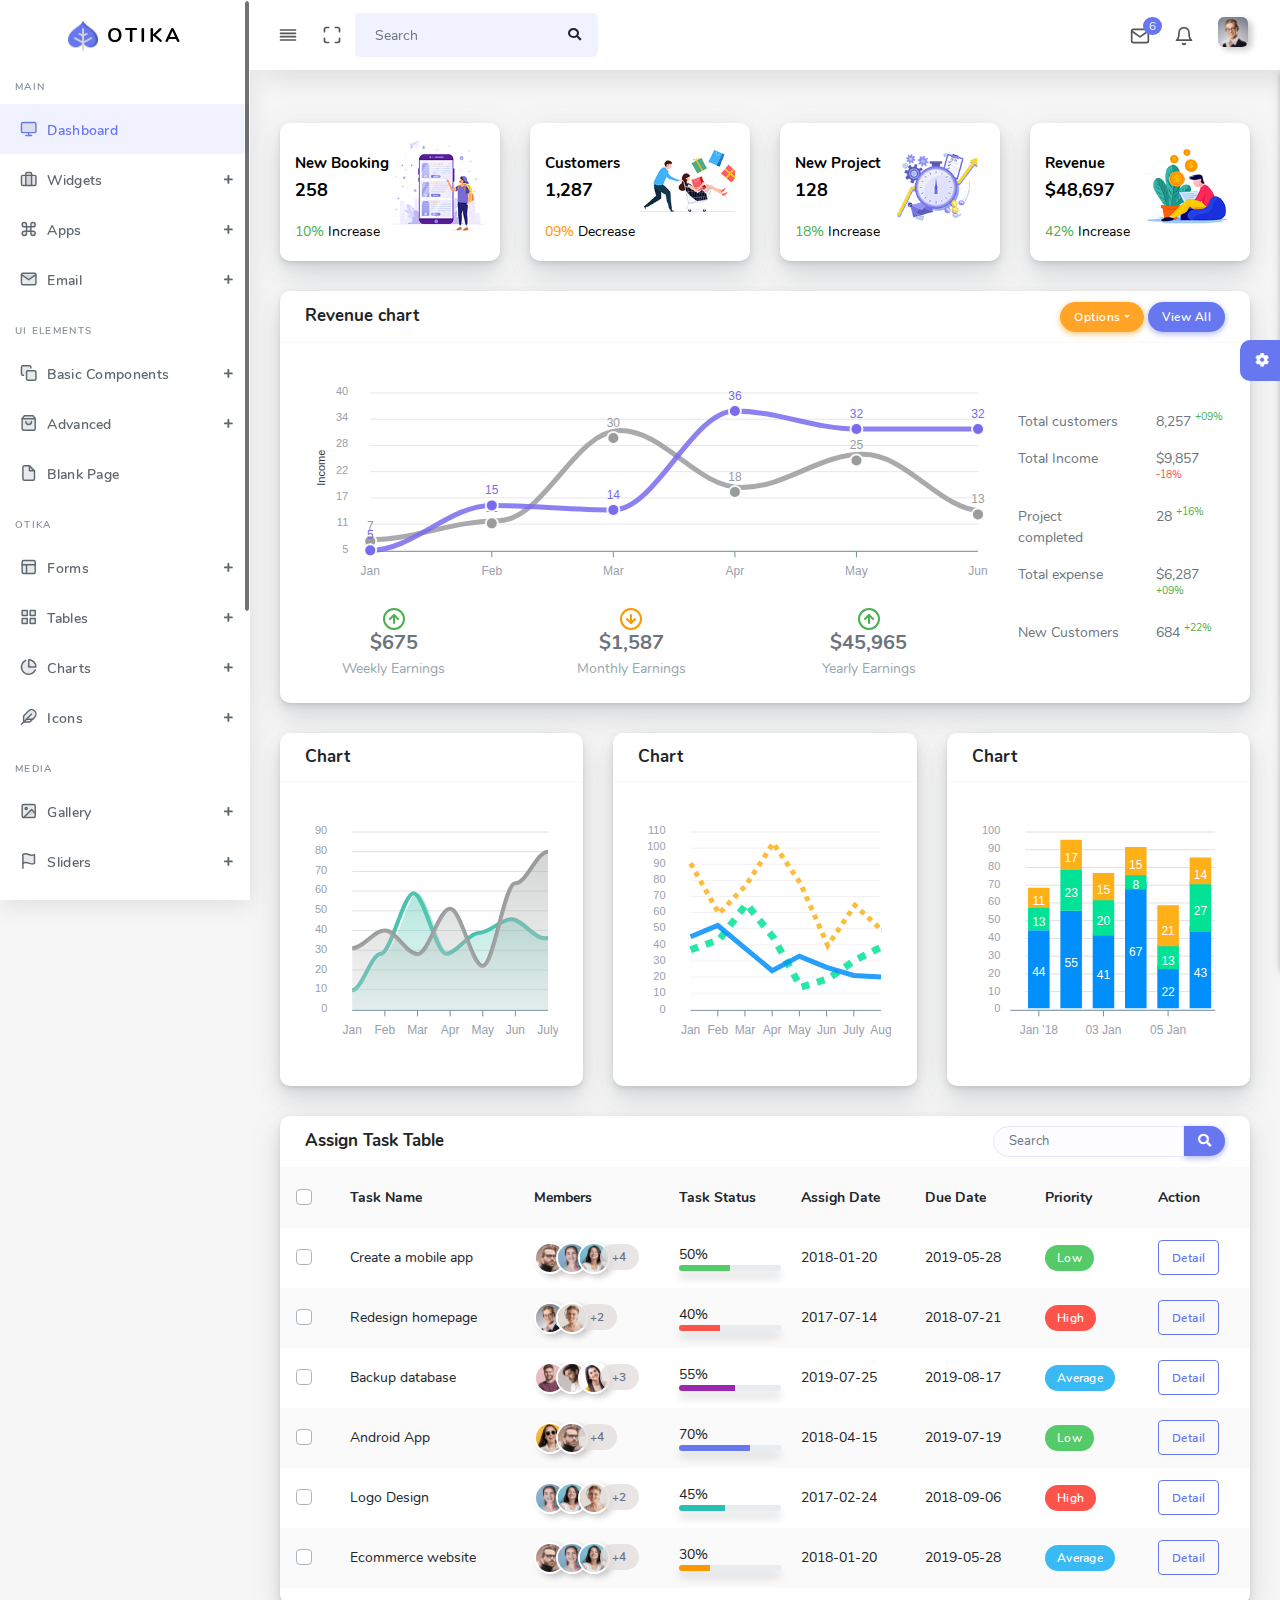
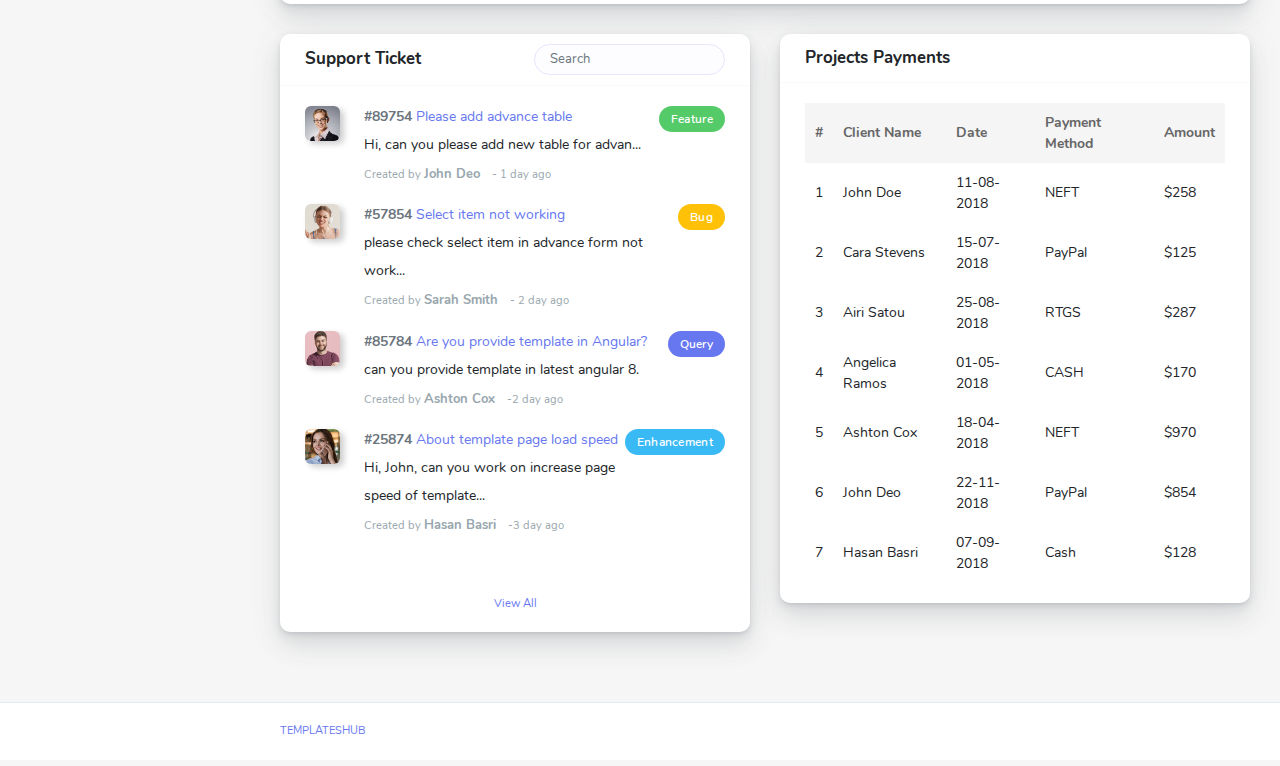
<file: Admin/AdminFunctions/Admin.html>
<!DOCTYPE html>
<html lang="en">


<!-- index.html  21 Nov 2019 03:44:50 GMT -->
<head>
  <meta charset="UTF-8">
  <meta content="width=device-width, initial-scale=1, maximum-scale=1, shrink-to-fit=no" name="viewport">
  <title>Otika - Admin Dashboard Template</title>
  <!-- General CSS Files -->
  <link rel="stylesheet" href="assets/css/app.min.css">
  <!-- Template CSS -->
  <link rel="stylesheet" href="assets/css/style.css">
  <link rel="stylesheet" href="assets/css/components.css">
  <!-- Custom style CSS -->
  <link rel="stylesheet" href="assets/css/custom.css">
  <link rel='shortcut icon' type='image/x-icon' href='assets/img/favicon.ico' />
</head>

<body>
  <div class="loader"></div>
  <div id="app">
    <div class="main-wrapper main-wrapper-1">
      <div class="navbar-bg"></div>
      <nav class="navbar navbar-expand-lg main-navbar sticky">
        <div class="form-inline mr-auto">
          <ul class="navbar-nav mr-3">
            <li><a href="#" data-toggle="sidebar" class="nav-link nav-link-lg
									collapse-btn"> <i data-feather="align-justify"></i></a></li>
            <li><a href="#" class="nav-link nav-link-lg fullscreen-btn">
                <i data-feather="maximize"></i>
              </a></li>
            <li>
              <form class="form-inline mr-auto">
                <div class="search-element">
                  <input class="form-control" type="search" placeholder="Search" aria-label="Search" data-width="200">
                  <button class="btn" type="submit">
                    <i class="fas fa-search"></i>
                  </button>
                </div>
              </form>
            </li>
          </ul>
        </div>
        <ul class="navbar-nav navbar-right">
          <li class="dropdown dropdown-list-toggle"><a href="#" data-toggle="dropdown"
              class="nav-link nav-link-lg message-toggle"><i data-feather="mail"></i>
              <span class="badge headerBadge1">
                6 </span> </a>
            <div class="dropdown-menu dropdown-list dropdown-menu-right pullDown">
              <div class="dropdown-header">
                Messages
                <div class="float-right">
                  <a href="#">Mark All As Read</a>
                </div>
              </div>
              <div class="dropdown-list-content dropdown-list-message">
                <a href="#" class="dropdown-item"> <span class="dropdown-item-avatar
											text-white"> <img alt="image" src="assets/img/users/user-1.png" class="rounded-circle">
                  </span> <span class="dropdown-item-desc"> <span class="message-user">John
                      Deo</span>
                    <span class="time messege-text">Please check your mail !!</span>
                    <span class="time">2 Min Ago</span>
                  </span>
                </a> <a href="#" class="dropdown-item"> <span class="dropdown-item-avatar text-white">
                    <img alt="image" src="assets/img/users/user-2.png" class="rounded-circle">
                  </span> <span class="dropdown-item-desc"> <span class="message-user">Sarah
                      Smith</span> <span class="time messege-text">Request for leave
                      application</span>
                    <span class="time">5 Min Ago</span>
                  </span>
                </a> <a href="#" class="dropdown-item"> <span class="dropdown-item-avatar text-white">
                    <img alt="image" src="assets/img/users/user-5.png" class="rounded-circle">
                  </span> <span class="dropdown-item-desc"> <span class="message-user">Jacob
                      Ryan</span> <span class="time messege-text">Your payment invoice is
                      generated.</span> <span class="time">12 Min Ago</span>
                  </span>
                </a> <a href="#" class="dropdown-item"> <span class="dropdown-item-avatar text-white">
                    <img alt="image" src="assets/img/users/user-4.png" class="rounded-circle">
                  </span> <span class="dropdown-item-desc"> <span class="message-user">Lina
                      Smith</span> <span class="time messege-text">hii John, I have upload
                      doc
                      related to task.</span> <span class="time">30
                      Min Ago</span>
                  </span>
                </a> <a href="#" class="dropdown-item"> <span class="dropdown-item-avatar text-white">
                    <img alt="image" src="assets/img/users/user-3.png" class="rounded-circle">
                  </span> <span class="dropdown-item-desc"> <span class="message-user">Jalpa
                      Joshi</span> <span class="time messege-text">Please do as specify.
                      Let me
                      know if you have any query.</span> <span class="time">1
                      Days Ago</span>
                  </span>
                </a> <a href="#" class="dropdown-item"> <span class="dropdown-item-avatar text-white">
                    <img alt="image" src="assets/img/users/user-2.png" class="rounded-circle">
                  </span> <span class="dropdown-item-desc"> <span class="message-user">Sarah
                      Smith</span> <span class="time messege-text">Client Requirements</span>
                    <span class="time">2 Days Ago</span>
                  </span>
                </a>
              </div>
              <div class="dropdown-footer text-center">
                <a href="#">View All <i class="fas fa-chevron-right"></i></a>
              </div>
            </div>
          </li>
          <li class="dropdown dropdown-list-toggle"><a href="#" data-toggle="dropdown"
              class="nav-link notification-toggle nav-link-lg"><i data-feather="bell" class="bell"></i>
            </a>
            <div class="dropdown-menu dropdown-list dropdown-menu-right pullDown">
              <div class="dropdown-header">
                Notifications
                <div class="float-right">
                  <a href="#">Mark All As Read</a>
                </div>
              </div>
              <div class="dropdown-list-content dropdown-list-icons">
                <a href="#" class="dropdown-item dropdown-item-unread"> <span
                    class="dropdown-item-icon bg-primary text-white"> <i class="fas
												fa-code"></i>
                  </span> <span class="dropdown-item-desc"> Template update is
                    available now! <span class="time">2 Min
                      Ago</span>
                  </span>
                </a> <a href="#" class="dropdown-item"> <span class="dropdown-item-icon bg-info text-white"> <i class="far
												fa-user"></i>
                  </span> <span class="dropdown-item-desc"> <b>You</b> and <b>Dedik
                      Sugiharto</b> are now friends <span class="time">10 Hours
                      Ago</span>
                  </span>
                </a> <a href="#" class="dropdown-item"> <span class="dropdown-item-icon bg-success text-white"> <i
                      class="fas
												fa-check"></i>
                  </span> <span class="dropdown-item-desc"> <b>Kusnaedi</b> has
                    moved task <b>Fix bug header</b> to <b>Done</b> <span class="time">12
                      Hours
                      Ago</span>
                  </span>
                </a> <a href="#" class="dropdown-item"> <span class="dropdown-item-icon bg-danger text-white"> <i
                      class="fas fa-exclamation-triangle"></i>
                  </span> <span class="dropdown-item-desc"> Low disk space. Let's
                    clean it! <span class="time">17 Hours Ago</span>
                  </span>
                </a> <a href="#" class="dropdown-item"> <span class="dropdown-item-icon bg-info text-white"> <i class="fas
												fa-bell"></i>
                  </span> <span class="dropdown-item-desc"> Welcome to Otika
                    template! <span class="time">Yesterday</span>
                  </span>
                </a>
              </div>
              <div class="dropdown-footer text-center">
                <a href="#">View All <i class="fas fa-chevron-right"></i></a>
              </div>
            </div>
          </li>
          <li class="dropdown"><a href="#" data-toggle="dropdown"
              class="nav-link dropdown-toggle nav-link-lg nav-link-user"> <img alt="image" src="assets/img/user.png"
                class="user-img-radious-style"> <span class="d-sm-none d-lg-inline-block"></span></a>
            <div class="dropdown-menu dropdown-menu-right pullDown">
              <div class="dropdown-title">Hello Sarah Smith</div>
              <a href="profile.html" class="dropdown-item has-icon"> <i class="far
										fa-user"></i> Profile
              </a> <a href="timeline.html" class="dropdown-item has-icon"> <i class="fas fa-bolt"></i>
                Activities
              </a> <a href="#" class="dropdown-item has-icon"> <i class="fas fa-cog"></i>
                Settings
              </a>
              <div class="dropdown-divider"></div>
              <a href="auth-login.html" class="dropdown-item has-icon text-danger"> <i class="fas fa-sign-out-alt"></i>
                Logout
              </a>
            </div>
          </li>
        </ul>
      </nav>
      <div class="main-sidebar sidebar-style-2">
        <aside id="sidebar-wrapper">
          <div class="sidebar-brand">
            <a href="index.html"> <img alt="image" src="assets/img/logo.png" class="header-logo" /> <span
                class="logo-name">Otika</span>
            </a>
          </div>
          <ul class="sidebar-menu">
            <li class="menu-header">Main</li>
            <li class="dropdown active">
              <a href="index.html" class="nav-link"><i data-feather="monitor"></i><span>Dashboard</span></a>
            </li>
            <li class="dropdown">
              <a href="#" class="menu-toggle nav-link has-dropdown"><i
                  data-feather="briefcase"></i><span>Widgets</span></a>
              <ul class="dropdown-menu">
                <li><a class="nav-link" href="widget-chart.html">Chart Widgets</a></li>
                <li><a class="nav-link" href="widget-data.html">Data Widgets</a></li>
              </ul>
            </li>
            <li class="dropdown">
              <a href="#" class="menu-toggle nav-link has-dropdown"><i data-feather="command"></i><span>Apps</span></a>
              <ul class="dropdown-menu">
                <li><a class="nav-link" href="chat.html">Chat</a></li>
                <li><a class="nav-link" href="portfolio.html">Portfolio</a></li>
                <li><a class="nav-link" href="blog.html">Blog</a></li>
                <li><a class="nav-link" href="calendar.html">Calendar</a></li>
              </ul>
            </li>
            <li class="dropdown">
              <a href="#" class="menu-toggle nav-link has-dropdown"><i data-feather="mail"></i><span>Email</span></a>
              <ul class="dropdown-menu">
                <li><a class="nav-link" href="email-inbox.html">Inbox</a></li>
                <li><a class="nav-link" href="email-compose.html">Compose</a></li>
                <li><a class="nav-link" href="email-read.html">read</a></li>
              </ul>
            </li>
            <li class="menu-header">UI Elements</li>
            <li class="dropdown">
              <a href="#" class="menu-toggle nav-link has-dropdown"><i data-feather="copy"></i><span>Basic
                  Components</span></a>
              <ul class="dropdown-menu">
                <li><a class="nav-link" href="alert.html">Alert</a></li>
                <li><a class="nav-link" href="badge.html">Badge</a></li>
                <li><a class="nav-link" href="breadcrumb.html">Breadcrumb</a></li>
                <li><a class="nav-link" href="buttons.html">Buttons</a></li>
                <li><a class="nav-link" href="collapse.html">Collapse</a></li>
                <li><a class="nav-link" href="dropdown.html">Dropdown</a></li>
                <li><a class="nav-link" href="checkbox-and-radio.html">Checkbox &amp; Radios</a></li>
                <li><a class="nav-link" href="list-group.html">List Group</a></li>
                <li><a class="nav-link" href="media-object.html">Media Object</a></li>
                <li><a class="nav-link" href="navbar.html">Navbar</a></li>
                <li><a class="nav-link" href="pagination.html">Pagination</a></li>
                <li><a class="nav-link" href="popover.html">Popover</a></li>
                <li><a class="nav-link" href="progress.html">Progress</a></li>
                <li><a class="nav-link" href="tooltip.html">Tooltip</a></li>
                <li><a class="nav-link" href="flags.html">Flag</a></li>
                <li><a class="nav-link" href="typography.html">Typography</a></li>
              </ul>
            </li>
            <li class="dropdown">
              <a href="#" class="menu-toggle nav-link has-dropdown"><i
                  data-feather="shopping-bag"></i><span>Advanced</span></a>
              <ul class="dropdown-menu">
                <li><a class="nav-link" href="avatar.html">Avatar</a></li>
                <li><a class="nav-link" href="card.html">Card</a></li>
                <li><a class="nav-link" href="modal.html">Modal</a></li>
                <li><a class="nav-link" href="sweet-alert.html">Sweet Alert</a></li>
                <li><a class="nav-link" href="toastr.html">Toastr</a></li>
                <li><a class="nav-link" href="empty-state.html">Empty State</a></li>
                <li><a class="nav-link" href="multiple-upload.html">Multiple Upload</a></li>
                <li><a class="nav-link" href="pricing.html">Pricing</a></li>
                <li><a class="nav-link" href="tabs.html">Tab</a></li>
              </ul>
            </li>
            <li><a class="nav-link" href="blank.html"><i data-feather="file"></i><span>Blank Page</span></a></li>
            <li class="menu-header">Otika</li>
            <li class="dropdown">
              <a href="#" class="menu-toggle nav-link has-dropdown"><i data-feather="layout"></i><span>Forms</span></a>
              <ul class="dropdown-menu">
                <li><a class="nav-link" href="basic-form.html">Basic Form</a></li>
                <li><a class="nav-link" href="forms-advanced-form.html">Advanced Form</a></li>
                <li><a class="nav-link" href="forms-editor.html">Editor</a></li>
                <li><a class="nav-link" href="forms-validation.html">Validation</a></li>
                <li><a class="nav-link" href="form-wizard.html">Form Wizard</a></li>
              </ul>
            </li>
            <li class="dropdown">
              <a href="#" class="menu-toggle nav-link has-dropdown"><i data-feather="grid"></i><span>Tables</span></a>
              <ul class="dropdown-menu">
                <li><a class="nav-link" href="basic-table.html">Basic Tables</a></li>
                <li><a class="nav-link" href="advance-table.html">Advanced Table</a></li>
                <li><a class="nav-link" href="datatables.html">Datatable</a></li>
                <li><a class="nav-link" href="export-table.html">Export Table</a></li>
                <li><a class="nav-link" href="editable-table.html">Editable Table</a></li>
              </ul>
            </li>
            <li class="dropdown">
              <a href="#" class="menu-toggle nav-link has-dropdown"><i
                  data-feather="pie-chart"></i><span>Charts</span></a>
              <ul class="dropdown-menu">
                <li><a class="nav-link" href="chart-amchart.html">amChart</a></li>
                <li><a class="nav-link" href="chart-apexchart.html">apexchart</a></li>
                <li><a class="nav-link" href="chart-echart.html">eChart</a></li>
                <li><a class="nav-link" href="chart-chartjs.html">Chartjs</a></li>
                <li><a class="nav-link" href="chart-sparkline.html">Sparkline</a></li>
                <li><a class="nav-link" href="chart-morris.html">Morris</a></li>
              </ul>
            </li>
            <li class="dropdown">
              <a href="#" class="menu-toggle nav-link has-dropdown"><i data-feather="feather"></i><span>Icons</span></a>
              <ul class="dropdown-menu">
                <li><a class="nav-link" href="icon-font-awesome.html">Font Awesome</a></li>
                <li><a class="nav-link" href="icon-material.html">Material Design</a></li>
                <li><a class="nav-link" href="icon-ionicons.html">Ion Icons</a></li>
                <li><a class="nav-link" href="icon-feather.html">Feather Icons</a></li>
                <li><a class="nav-link" href="icon-weather-icon.html">Weather Icon</a></li>
              </ul>
            </li>
            <li class="menu-header">Media</li>
            <li class="dropdown">
              <a href="#" class="menu-toggle nav-link has-dropdown"><i data-feather="image"></i><span>Gallery</span></a>
              <ul class="dropdown-menu">
                <li><a class="nav-link" href="light-gallery.html">Light Gallery</a></li>
                <li><a href="gallery1.html">Gallery 2</a></li>
              </ul>
            </li>
            <li class="dropdown">
              <a href="#" class="menu-toggle nav-link has-dropdown"><i data-feather="flag"></i><span>Sliders</span></a>
              <ul class="dropdown-menu">
                <li><a href="carousel.html">Bootstrap Carousel.html</a></li>
                <li><a class="nav-link" href="owl-carousel.html">Owl Carousel</a></li>
              </ul>
            </li>
            <li><a class="nav-link" href="timeline.html"><i data-feather="sliders"></i><span>Timeline</span></a></li>
            <li class="menu-header">Maps</li>
            <li class="dropdown">
              <a href="#" class="menu-toggle nav-link has-dropdown"><i data-feather="map"></i><span>Google
                  Maps</span></a>
              <ul class="dropdown-menu">
                <li><a href="gmaps-advanced-route.html">Advanced Route</a></li>
                <li><a href="gmaps-draggable-marker.html">Draggable Marker</a></li>
                <li><a href="gmaps-geocoding.html">Geocoding</a></li>
                <li><a href="gmaps-geolocation.html">Geolocation</a></li>
                <li><a href="gmaps-marker.html">Marker</a></li>
                <li><a href="gmaps-multiple-marker.html">Multiple Marker</a></li>
                <li><a href="gmaps-route.html">Route</a></li>
                <li><a href="gmaps-simple.html">Simple</a></li>
              </ul>
            </li>
            <li><a class="nav-link" href="vector-map.html"><i data-feather="map-pin"></i><span>Vector
                  Map</span></a></li>
            <li class="menu-header">Pages</li>
            <li class="dropdown">
              <a href="#" class="menu-toggle nav-link has-dropdown"><i
                  data-feather="user-check"></i><span>Auth</span></a>
              <ul class="dropdown-menu">
                <li><a href="auth-login.html">Login</a></li>
                <li><a href="auth-register.html">Register</a></li>
                <li><a href="auth-forgot-password.html">Forgot Password</a></li>
                <li><a href="auth-reset-password.html">Reset Password</a></li>
                <li><a href="subscribe.html">Subscribe</a></li>
              </ul>
            </li>
            <li class="dropdown">
              <a href="#" class="menu-toggle nav-link has-dropdown"><i
                  data-feather="alert-triangle"></i><span>Errors</span></a>
              <ul class="dropdown-menu">
                <li><a class="nav-link" href="errors-503.html">503</a></li>
                <li><a class="nav-link" href="errors-403.html">403</a></li>
                <li><a class="nav-link" href="errors-404.html">404</a></li>
                <li><a class="nav-link" href="errors-500.html">500</a></li>
              </ul>
            </li>
            <li class="dropdown">
              <a href="#" class="menu-toggle nav-link has-dropdown"><i data-feather="anchor"></i><span>Other
                  Pages</span></a>
              <ul class="dropdown-menu">
                <li><a class="nav-link" href="create-post.html">Create Post</a></li>
                <li><a class="nav-link" href="posts.html">Posts</a></li>
                <li><a class="nav-link" href="profile.html">Profile</a></li>
                <li><a class="nav-link" href="contact.html">Contact</a></li>
                <li><a class="nav-link" href="invoice.html">Invoice</a></li>
              </ul>
            </li>
            <li class="dropdown">
              <a href="#" class="menu-toggle nav-link has-dropdown"><i
                  data-feather="chevrons-down"></i><span>Multilevel</span></a>
              <ul class="dropdown-menu">
                <li><a href="#">Menu 1</a></li>
                <li class="dropdown">
                  <a href="#" class="has-dropdown">Menu 2</a>
                  <ul class="dropdown-menu">
                    <li><a href="#">Child Menu 1</a></li>
                    <li class="dropdown">
                      <a href="#" class="has-dropdown">Child Menu 2</a>
                      <ul class="dropdown-menu">
                        <li><a href="#">Child Menu 1</a></li>
                        <li><a href="#">Child Menu 2</a></li>
                      </ul>
                    </li>
                    <li><a href="#"> Child Menu 3</a></li>
                  </ul>
                </li>
              </ul>
            </li>
          </ul>
        </aside>
      </div>
      <!-- Main Content -->
      <div class="main-content">
        <section class="section">
          <div class="row ">
            <div class="col-xl-3 col-lg-6 col-md-6 col-sm-6 col-xs-12">
              <div class="card">
                <div class="card-statistic-4">
                  <div class="align-items-center justify-content-between">
                    <div class="row ">
                      <div class="col-lg-6 col-md-6 col-sm-6 col-xs-6 pr-0 pt-3">
                        <div class="card-content">
                          <h5 class="font-15">New Booking</h5>
                          <h2 class="mb-3 font-18">258</h2>
                          <p class="mb-0"><span class="col-green">10%</span> Increase</p>
                        </div>
                      </div>
                      <div class="col-lg-6 col-md-6 col-sm-6 col-xs-6 pl-0">
                        <div class="banner-img">
                          <img src="assets/img/banner/1.png" alt="">
                        </div>
                      </div>
                    </div>
                  </div>
                </div>
              </div>
            </div>
            <div class="col-xl-3 col-lg-6 col-md-6 col-sm-6 col-xs-12">
              <div class="card">
                <div class="card-statistic-4">
                  <div class="align-items-center justify-content-between">
                    <div class="row ">
                      <div class="col-lg-6 col-md-6 col-sm-6 col-xs-6 pr-0 pt-3">
                        <div class="card-content">
                          <h5 class="font-15"> Customers</h5>
                          <h2 class="mb-3 font-18">1,287</h2>
                          <p class="mb-0"><span class="col-orange">09%</span> Decrease</p>
                        </div>
                      </div>
                      <div class="col-lg-6 col-md-6 col-sm-6 col-xs-6 pl-0">
                        <div class="banner-img">
                          <img src="assets/img/banner/2.png" alt="">
                        </div>
                      </div>
                    </div>
                  </div>
                </div>
              </div>
            </div>
            <div class="col-xl-3 col-lg-6 col-md-6 col-sm-6 col-xs-12">
              <div class="card">
                <div class="card-statistic-4">
                  <div class="align-items-center justify-content-between">
                    <div class="row ">
                      <div class="col-lg-6 col-md-6 col-sm-6 col-xs-6 pr-0 pt-3">
                        <div class="card-content">
                          <h5 class="font-15">New Project</h5>
                          <h2 class="mb-3 font-18">128</h2>
                          <p class="mb-0"><span class="col-green">18%</span>
                            Increase</p>
                        </div>
                      </div>
                      <div class="col-lg-6 col-md-6 col-sm-6 col-xs-6 pl-0">
                        <div class="banner-img">
                          <img src="assets/img/banner/3.png" alt="">
                        </div>
                      </div>
                    </div>
                  </div>
                </div>
              </div>
            </div>
            <div class="col-xl-3 col-lg-6 col-md-6 col-sm-6 col-xs-12">
              <div class="card">
                <div class="card-statistic-4">
                  <div class="align-items-center justify-content-between">
                    <div class="row ">
                      <div class="col-lg-6 col-md-6 col-sm-6 col-xs-6 pr-0 pt-3">
                        <div class="card-content">
                          <h5 class="font-15">Revenue</h5>
                          <h2 class="mb-3 font-18">$48,697</h2>
                          <p class="mb-0"><span class="col-green">42%</span> Increase</p>
                        </div>
                      </div>
                      <div class="col-lg-6 col-md-6 col-sm-6 col-xs-6 pl-0">
                        <div class="banner-img">
                          <img src="assets/img/banner/4.png" alt="">
                        </div>
                      </div>
                    </div>
                  </div>
                </div>
              </div>
            </div>
          </div>
          <div class="row">
            <div class="col-12 col-sm-12 col-lg-12">
              <div class="card ">
                <div class="card-header">
                  <h4>Revenue chart</h4>
                  <div class="card-header-action">
                    <div class="dropdown">
                      <a href="#" data-toggle="dropdown" class="btn btn-warning dropdown-toggle">Options</a>
                      <div class="dropdown-menu">
                        <a href="#" class="dropdown-item has-icon"><i class="fas fa-eye"></i> View</a>
                        <a href="#" class="dropdown-item has-icon"><i class="far fa-edit"></i> Edit</a>
                        <div class="dropdown-divider"></div>
                        <a href="#" class="dropdown-item has-icon text-danger"><i class="far fa-trash-alt"></i>
                          Delete</a>
                      </div>
                    </div>
                    <a href="#" class="btn btn-primary">View All</a>
                  </div>
                </div>
                <div class="card-body">
                  <div class="row">
                    <div class="col-lg-9">
                      <div id="chart1"></div>
                      <div class="row mb-0">
                        <div class="col-lg-4 col-md-4 col-sm-4 col-xs-4">
                          <div class="list-inline text-center">
                            <div class="list-inline-item p-r-30"><i data-feather="arrow-up-circle"
                                class="col-green"></i>
                              <h5 class="m-b-0">$675</h5>
                              <p class="text-muted font-14 m-b-0">Weekly Earnings</p>
                            </div>
                          </div>
                        </div>
                        <div class="col-lg-4 col-md-4 col-sm-4 col-xs-4">
                          <div class="list-inline text-center">
                            <div class="list-inline-item p-r-30"><i data-feather="arrow-down-circle"
                                class="col-orange"></i>
                              <h5 class="m-b-0">$1,587</h5>
                              <p class="text-muted font-14 m-b-0">Monthly Earnings</p>
                            </div>
                          </div>
                        </div>
                        <div class="col-lg-4 col-md-4 col-sm-4 col-xs-4">
                          <div class="list-inline text-center">
                            <div class="list-inline-item p-r-30"><i data-feather="arrow-up-circle"
                                class="col-green"></i>
                              <h5 class="mb-0 m-b-0">$45,965</h5>
                              <p class="text-muted font-14 m-b-0">Yearly Earnings</p>
                            </div>
                          </div>
                        </div>
                      </div>
                    </div>
                    <div class="col-lg-3">
                      <div class="row mt-5">
                        <div class="col-7 col-xl-7 mb-3">Total customers</div>
                        <div class="col-5 col-xl-5 mb-3">
                          <span class="text-big">8,257</span>
                          <sup class="col-green">+09%</sup>
                        </div>
                        <div class="col-7 col-xl-7 mb-3">Total Income</div>
                        <div class="col-5 col-xl-5 mb-3">
                          <span class="text-big">$9,857</span>
                          <sup class="text-danger">-18%</sup>
                        </div>
                        <div class="col-7 col-xl-7 mb-3">Project completed</div>
                        <div class="col-5 col-xl-5 mb-3">
                          <span class="text-big">28</span>
                          <sup class="col-green">+16%</sup>
                        </div>
                        <div class="col-7 col-xl-7 mb-3">Total expense</div>
                        <div class="col-5 col-xl-5 mb-3">
                          <span class="text-big">$6,287</span>
                          <sup class="col-green">+09%</sup>
                        </div>
                        <div class="col-7 col-xl-7 mb-3">New Customers</div>
                        <div class="col-5 col-xl-5 mb-3">
                          <span class="text-big">684</span>
                          <sup class="col-green">+22%</sup>
                        </div>
                      </div>
                    </div>
                  </div>
                </div>
              </div>
            </div>
          </div>
          <div class="row">
            <div class="col-12 col-sm-12 col-lg-4">
              <div class="card">
                <div class="card-header">
                  <h4>Chart</h4>
                </div>
                <div class="card-body">
                  <div id="chart4" class="chartsh"></div>
                </div>
              </div>
            </div>
            <div class="col-12 col-sm-12 col-lg-4">
              <div class="card">
                <div class="card-header">
                  <h4>Chart</h4>
                </div>
                <div class="card-body">
                  <div class="summary">
                    <div class="summary-chart active" data-tab-group="summary-tab" id="summary-chart">
                      <div id="chart3" class="chartsh"></div>
                    </div>
                    <div data-tab-group="summary-tab" id="summary-text">
                    </div>
                  </div>
                </div>
              </div>
            </div>
            <div class="col-12 col-sm-12 col-lg-4">
              <div class="card">
                <div class="card-header">
                  <h4>Chart</h4>
                </div>
                <div class="card-body">
                  <div id="chart2" class="chartsh"></div>
                </div>
              </div>
            </div>
          </div>
          <div class="row">
            <div class="col-12">
              <div class="card">
                <div class="card-header">
                  <h4>Assign Task Table</h4>
                  <div class="card-header-form">
                    <form>
                      <div class="input-group">
                        <input type="text" class="form-control" placeholder="Search">
                        <div class="input-group-btn">
                          <button class="btn btn-primary"><i class="fas fa-search"></i></button>
                        </div>
                      </div>
                    </form>
                  </div>
                </div>
                <div class="card-body p-0">
                  <div class="table-responsive">
                    <table class="table table-striped">
                      <tr>
                        <th class="text-center">
                          <div class="custom-checkbox custom-checkbox-table custom-control">
                            <input type="checkbox" data-checkboxes="mygroup" data-checkbox-role="dad"
                              class="custom-control-input" id="checkbox-all">
                            <label for="checkbox-all" class="custom-control-label">&nbsp;</label>
                          </div>
                        </th>
                        <th>Task Name</th>
                        <th>Members</th>
                        <th>Task Status</th>
                        <th>Assigh Date</th>
                        <th>Due Date</th>
                        <th>Priority</th>
                        <th>Action</th>
                      </tr>
                      <tr>
                        <td class="p-0 text-center">
                          <div class="custom-checkbox custom-control">
                            <input type="checkbox" data-checkboxes="mygroup" class="custom-control-input"
                              id="checkbox-1">
                            <label for="checkbox-1" class="custom-control-label">&nbsp;</label>
                          </div>
                        </td>
                        <td>Create a mobile app</td>
                        <td class="text-truncate">
                          <ul class="list-unstyled order-list m-b-0 m-b-0">
                            <li class="team-member team-member-sm"><img class="rounded-circle"
                                src="assets/img/users/user-8.png" alt="user" data-toggle="tooltip" title=""
                                data-original-title="Wildan Ahdian"></li>
                            <li class="team-member team-member-sm"><img class="rounded-circle"
                                src="assets/img/users/user-9.png" alt="user" data-toggle="tooltip" title=""
                                data-original-title="John Deo"></li>
                            <li class="team-member team-member-sm"><img class="rounded-circle"
                                src="assets/img/users/user-10.png" alt="user" data-toggle="tooltip" title=""
                                data-original-title="Sarah Smith"></li>
                            <li class="avatar avatar-sm"><span class="badge badge-primary">+4</span></li>
                          </ul>
                        </td>
                        <td class="align-middle">
                          <div class="progress-text">50%</div>
                          <div class="progress" data-height="6">
                            <div class="progress-bar bg-success" data-width="50%"></div>
                          </div>
                        </td>
                        <td>2018-01-20</td>
                        <td>2019-05-28</td>
                        <td>
                          <div class="badge badge-success">Low</div>
                        </td>
                        <td><a href="#" class="btn btn-outline-primary">Detail</a></td>
                      </tr>
                      <tr>
                        <td class="p-0 text-center">
                          <div class="custom-checkbox custom-control">
                            <input type="checkbox" data-checkboxes="mygroup" class="custom-control-input"
                              id="checkbox-2">
                            <label for="checkbox-2" class="custom-control-label">&nbsp;</label>
                          </div>
                        </td>
                        <td>Redesign homepage</td>
                        <td class="text-truncate">
                          <ul class="list-unstyled order-list m-b-0 m-b-0">
                            <li class="team-member team-member-sm"><img class="rounded-circle"
                                src="assets/img/users/user-1.png" alt="user" data-toggle="tooltip" title=""
                                data-original-title="Wildan Ahdian"></li>
                            <li class="team-member team-member-sm"><img class="rounded-circle"
                                src="assets/img/users/user-2.png" alt="user" data-toggle="tooltip" title=""
                                data-original-title="John Deo"></li>
                            <li class="avatar avatar-sm"><span class="badge badge-primary">+2</span></li>
                          </ul>
                        </td>
                        <td class="align-middle">
                          <div class="progress-text">40%</div>
                          <div class="progress" data-height="6">
                            <div class="progress-bar bg-danger" data-width="40%"></div>
                          </div>
                        </td>
                        <td>2017-07-14</td>
                        <td>2018-07-21</td>
                        <td>
                          <div class="badge badge-danger">High</div>
                        </td>
                        <td><a href="#" class="btn btn-outline-primary">Detail</a></td>
                      </tr>
                      <tr>
                        <td class="p-0 text-center">
                          <div class="custom-checkbox custom-control">
                            <input type="checkbox" data-checkboxes="mygroup" class="custom-control-input"
                              id="checkbox-3">
                            <label for="checkbox-3" class="custom-control-label">&nbsp;</label>
                          </div>
                        </td>
                        <td>Backup database</td>
                        <td class="text-truncate">
                          <ul class="list-unstyled order-list m-b-0 m-b-0">
                            <li class="team-member team-member-sm"><img class="rounded-circle"
                                src="assets/img/users/user-3.png" alt="user" data-toggle="tooltip" title=""
                                data-original-title="Wildan Ahdian"></li>
                            <li class="team-member team-member-sm"><img class="rounded-circle"
                                src="assets/img/users/user-4.png" alt="user" data-toggle="tooltip" title=""
                                data-original-title="John Deo"></li>
                            <li class="team-member team-member-sm"><img class="rounded-circle"
                                src="assets/img/users/user-5.png" alt="user" data-toggle="tooltip" title=""
                                data-original-title="Sarah Smith"></li>
                            <li class="avatar avatar-sm"><span class="badge badge-primary">+3</span></li>
                          </ul>
                        </td>
                        <td class="align-middle">
                          <div class="progress-text">55%</div>
                          <div class="progress" data-height="6">
                            <div class="progress-bar bg-purple" data-width="55%"></div>
                          </div>
                        </td>
                        <td>2019-07-25</td>
                        <td>2019-08-17</td>
                        <td>
                          <div class="badge badge-info">Average</div>
                        </td>
                        <td><a href="#" class="btn btn-outline-primary">Detail</a></td>
                      </tr>
                      <tr>
                        <td class="p-0 text-center">
                          <div class="custom-checkbox custom-control">
                            <input type="checkbox" data-checkboxes="mygroup" class="custom-control-input"
                              id="checkbox-4">
                            <label for="checkbox-4" class="custom-control-label">&nbsp;</label>
                          </div>
                        </td>
                        <td>Android App</td>
                        <td class="text-truncate">
                          <ul class="list-unstyled order-list m-b-0 m-b-0">
                            <li class="team-member team-member-sm"><img class="rounded-circle"
                                src="assets/img/users/user-7.png" alt="user" data-toggle="tooltip" title=""
                                data-original-title="John Deo"></li>
                            <li class="team-member team-member-sm"><img class="rounded-circle"
                                src="assets/img/users/user-8.png" alt="user" data-toggle="tooltip" title=""
                                data-original-title="Sarah Smith"></li>
                            <li class="avatar avatar-sm"><span class="badge badge-primary">+4</span></li>
                          </ul>
                        </td>
                        <td class="align-middle">
                          <div class="progress-text">70%</div>
                          <div class="progress" data-height="6">
                            <div class="progress-bar" data-width="70%"></div>
                          </div>
                        </td>
                        <td>2018-04-15</td>
                        <td>2019-07-19</td>
                        <td>
                          <div class="badge badge-success">Low</div>
                        </td>
                        <td><a href="#" class="btn btn-outline-primary">Detail</a></td>
                      </tr>
                      <tr>
                        <td class="p-0 text-center">
                          <div class="custom-checkbox custom-control">
                            <input type="checkbox" data-checkboxes="mygroup" class="custom-control-input"
                              id="checkbox-5">
                            <label for="checkbox-5" class="custom-control-label">&nbsp;</label>
                          </div>
                        </td>
                        <td>Logo Design</td>
                        <td class="text-truncate">
                          <ul class="list-unstyled order-list m-b-0 m-b-0">
                            <li class="team-member team-member-sm"><img class="rounded-circle"
                                src="assets/img/users/user-9.png" alt="user" data-toggle="tooltip" title=""
                                data-original-title="Wildan Ahdian"></li>
                            <li class="team-member team-member-sm"><img class="rounded-circle"
                                src="assets/img/users/user-10.png" alt="user" data-toggle="tooltip" title=""
                                data-original-title="John Deo"></li>
                            <li class="team-member team-member-sm"><img class="rounded-circle"
                                src="assets/img/users/user-2.png" alt="user" data-toggle="tooltip" title=""
                                data-original-title="Sarah Smith"></li>
                            <li class="avatar avatar-sm"><span class="badge badge-primary">+2</span></li>
                          </ul>
                        </td>
                        <td class="align-middle">
                          <div class="progress-text">45%</div>
                          <div class="progress" data-height="6">
                            <div class="progress-bar bg-cyan" data-width="45%"></div>
                          </div>
                        </td>
                        <td>2017-02-24</td>
                        <td>2018-09-06</td>
                        <td>
                          <div class="badge badge-danger">High</div>
                        </td>
                        <td><a href="#" class="btn btn-outline-primary">Detail</a></td>
                      </tr>
                      <tr>
                        <td class="p-0 text-center">
                          <div class="custom-checkbox custom-control">
                            <input type="checkbox" data-checkboxes="mygroup" class="custom-control-input"
                              id="checkbox-6">
                            <label for="checkbox-6" class="custom-control-label">&nbsp;</label>
                          </div>
                        </td>
                        <td>Ecommerce website</td>
                        <td class="text-truncate">
                          <ul class="list-unstyled order-list m-b-0 m-b-0">
                            <li class="team-member team-member-sm"><img class="rounded-circle"
                                src="assets/img/users/user-8.png" alt="user" data-toggle="tooltip" title=""
                                data-original-title="Wildan Ahdian"></li>
                            <li class="team-member team-member-sm"><img class="rounded-circle"
                                src="assets/img/users/user-9.png" alt="user" data-toggle="tooltip" title=""
                                data-original-title="John Deo"></li>
                            <li class="team-member team-member-sm"><img class="rounded-circle"
                                src="assets/img/users/user-10.png" alt="user" data-toggle="tooltip" title=""
                                data-original-title="Sarah Smith"></li>
                            <li class="avatar avatar-sm"><span class="badge badge-primary">+4</span></li>
                          </ul>
                        </td>
                        <td class="align-middle">
                          <div class="progress-text">30%</div>
                          <div class="progress" data-height="6">
                            <div class="progress-bar bg-orange" data-width="30%"></div>
                          </div>
                        </td>
                        <td>2018-01-20</td>
                        <td>2019-05-28</td>
                        <td>
                          <div class="badge badge-info">Average</div>
                        </td>
                        <td><a href="#" class="btn btn-outline-primary">Detail</a></td>
                      </tr>
                    </table>
                  </div>
                </div>
              </div>
            </div>
          </div>
          <div class="row">
            <div class="col-md-6 col-lg-12 col-xl-6">
              <!-- Support tickets -->
              <div class="card">
                <div class="card-header">
                  <h4>Support Ticket</h4>
                  <form class="card-header-form">
                    <input type="text" name="search" class="form-control" placeholder="Search">
                  </form>
                </div>
                <div class="card-body">
                  <div class="support-ticket media pb-1 mb-3">
                    <img src="assets/img/users/user-1.png" class="user-img mr-2" alt="">
                    <div class="media-body ml-3">
                      <div class="badge badge-pill badge-success mb-1 float-right">Feature</div>
                      <span class="font-weight-bold">#89754</span>
                      <a href="javascript:void(0)">Please add advance table</a>
                      <p class="my-1">Hi, can you please add new table for advan...</p>
                      <small class="text-muted">Created by <span class="font-weight-bold font-13">John
                          Deo</span>
                        &nbsp;&nbsp; - 1 day ago</small>
                    </div>
                  </div>
                  <div class="support-ticket media pb-1 mb-3">
                    <img src="assets/img/users/user-2.png" class="user-img mr-2" alt="">
                    <div class="media-body ml-3">
                      <div class="badge badge-pill badge-warning mb-1 float-right">Bug</div>
                      <span class="font-weight-bold">#57854</span>
                      <a href="javascript:void(0)">Select item not working</a>
                      <p class="my-1">please check select item in advance form not work...</p>
                      <small class="text-muted">Created by <span class="font-weight-bold font-13">Sarah
                          Smith</span>
                        &nbsp;&nbsp; - 2 day ago</small>
                    </div>
                  </div>
                  <div class="support-ticket media pb-1 mb-3">
                    <img src="assets/img/users/user-3.png" class="user-img mr-2" alt="">
                    <div class="media-body ml-3">
                      <div class="badge badge-pill badge-primary mb-1 float-right">Query</div>
                      <span class="font-weight-bold">#85784</span>
                      <a href="javascript:void(0)">Are you provide template in Angular?</a>
                      <p class="my-1">can you provide template in latest angular 8.</p>
                      <small class="text-muted">Created by <span class="font-weight-bold font-13">Ashton Cox</span>
                        &nbsp;&nbsp; -2 day ago</small>
                    </div>
                  </div>
                  <div class="support-ticket media pb-1 mb-3">
                    <img src="assets/img/users/user-6.png" class="user-img mr-2" alt="">
                    <div class="media-body ml-3">
                      <div class="badge badge-pill badge-info mb-1 float-right">Enhancement</div>
                      <span class="font-weight-bold">#25874</span>
                      <a href="javascript:void(0)">About template page load speed</a>
                      <p class="my-1">Hi, John, can you work on increase page speed of template...</p>
                      <small class="text-muted">Created by <span class="font-weight-bold font-13">Hasan
                          Basri</span>
                        &nbsp;&nbsp; -3 day ago</small>
                    </div>
                  </div>
                </div>
                <a href="javascript:void(0)" class="card-footer card-link text-center small ">View
                  All</a>
              </div>
              <!-- Support tickets -->
            </div>
            <div class="col-md-6 col-lg-12 col-xl-6">
              <div class="card">
                <div class="card-header">
                  <h4>Projects Payments</h4>
                </div>
                <div class="card-body">
                  <div class="table-responsive">
                    <table class="table table-hover mb-0">
                      <thead>
                        <tr>
                          <th>#</th>
                          <th>Client Name</th>
                          <th>Date</th>
                          <th>Payment Method</th>
                          <th>Amount</th>
                        </tr>
                      </thead>
                      <tbody>
                        <tr>
                          <td>1</td>
                          <td>John Doe </td>
                          <td>11-08-2018</td>
                          <td>NEFT</td>
                          <td>$258</td>
                        </tr>
                        <tr>
                          <td>2</td>
                          <td>Cara Stevens
                          </td>
                          <td>15-07-2018</td>
                          <td>PayPal</td>
                          <td>$125</td>
                        </tr>
                        <tr>
                          <td>3</td>
                          <td>
                            Airi Satou
                          </td>
                          <td>25-08-2018</td>
                          <td>RTGS</td>
                          <td>$287</td>
                        </tr>
                        <tr>
                          <td>4</td>
                          <td>
                            Angelica Ramos
                          </td>
                          <td>01-05-2018</td>
                          <td>CASH</td>
                          <td>$170</td>
                        </tr>
                        <tr>
                          <td>5</td>
                          <td>
                            Ashton Cox
                          </td>
                          <td>18-04-2018</td>
                          <td>NEFT</td>
                          <td>$970</td>
                        </tr>
                        <tr>
                          <td>6</td>
                          <td>
                            John Deo
                          </td>
                          <td>22-11-2018</td>
                          <td>PayPal</td>
                          <td>$854</td>
                        </tr>
                        <tr>
                          <td>7</td>
                          <td>
                            Hasan Basri
                          </td>
                          <td>07-09-2018</td>
                          <td>Cash</td>
                          <td>$128</td>
                        </tr>
                      </tbody>
                    </table>
                  </div>
                </div>
              </div>
            </div>
          </div>
        </section>
        <div class="settingSidebar">
          <a href="javascript:void(0)" class="settingPanelToggle"> <i class="fa fa-spin fa-cog"></i>
          </a>
          <div class="settingSidebar-body ps-container ps-theme-default">
            <div class=" fade show active">
              <div class="setting-panel-header">Setting Panel
              </div>
              <div class="p-15 border-bottom">
                <h6 class="font-medium m-b-10">Select Layout</h6>
                <div class="selectgroup layout-color w-50">
                  <label class="selectgroup-item">
                    <input type="radio" name="value" value="1" class="selectgroup-input-radio select-layout" checked>
                    <span class="selectgroup-button">Light</span>
                  </label>
                  <label class="selectgroup-item">
                    <input type="radio" name="value" value="2" class="selectgroup-input-radio select-layout">
                    <span class="selectgroup-button">Dark</span>
                  </label>
                </div>
              </div>
              <div class="p-15 border-bottom">
                <h6 class="font-medium m-b-10">Sidebar Color</h6>
                <div class="selectgroup selectgroup-pills sidebar-color">
                  <label class="selectgroup-item">
                    <input type="radio" name="icon-input" value="1" class="selectgroup-input select-sidebar">
                    <span class="selectgroup-button selectgroup-button-icon" data-toggle="tooltip"
                      data-original-title="Light Sidebar"><i class="fas fa-sun"></i></span>
                  </label>
                  <label class="selectgroup-item">
                    <input type="radio" name="icon-input" value="2" class="selectgroup-input select-sidebar" checked>
                    <span class="selectgroup-button selectgroup-button-icon" data-toggle="tooltip"
                      data-original-title="Dark Sidebar"><i class="fas fa-moon"></i></span>
                  </label>
                </div>
              </div>
              <div class="p-15 border-bottom">
                <h6 class="font-medium m-b-10">Color Theme</h6>
                <div class="theme-setting-options">
                  <ul class="choose-theme list-unstyled mb-0">
                    <li title="white" class="active">
                      <div class="white"></div>
                    </li>
                    <li title="cyan">
                      <div class="cyan"></div>
                    </li>
                    <li title="black">
                      <div class="black"></div>
                    </li>
                    <li title="purple">
                      <div class="purple"></div>
                    </li>
                    <li title="orange">
                      <div class="orange"></div>
                    </li>
                    <li title="green">
                      <div class="green"></div>
                    </li>
                    <li title="red">
                      <div class="red"></div>
                    </li>
                  </ul>
                </div>
              </div>
              <div class="p-15 border-bottom">
                <div class="theme-setting-options">
                  <label class="m-b-0">
                    <input type="checkbox" name="custom-switch-checkbox" class="custom-switch-input"
                      id="mini_sidebar_setting">
                    <span class="custom-switch-indicator"></span>
                    <span class="control-label p-l-10">Mini Sidebar</span>
                  </label>
                </div>
              </div>
              <div class="p-15 border-bottom">
                <div class="theme-setting-options">
                  <label class="m-b-0">
                    <input type="checkbox" name="custom-switch-checkbox" class="custom-switch-input"
                      id="sticky_header_setting">
                    <span class="custom-switch-indicator"></span>
                    <span class="control-label p-l-10">Sticky Header</span>
                  </label>
                </div>
              </div>
              <div class="mt-4 mb-4 p-3 align-center rt-sidebar-last-ele">
                <a href="#" class="btn btn-icon icon-left btn-primary btn-restore-theme">
                  <i class="fas fa-undo"></i> Restore Default
                </a>
              </div>
            </div>
          </div>
        </div>
      </div>
      <footer class="main-footer">
        <div class="footer-left">
          <a href="templateshub.net">Templateshub</a></a>
        </div>
        <div class="footer-right">
        </div>
      </footer>
    </div>
  </div>
  <!-- General JS Scripts -->
  <script src="assets/js/app.min.js"></script>
  <!-- JS Libraies -->
  <script src="assets/bundles/apexcharts/apexcharts.min.js"></script>
  <!-- Page Specific JS File -->
  <script src="assets/js/page/index.js"></script>
  <!-- Template JS File -->
  <script src="assets/js/scripts.js"></script>
  <!-- Custom JS File -->
  <script src="assets/js/custom.js"></script>
</body>


<!-- index.html  21 Nov 2019 03:47:04 GMT -->
</html>
</file>
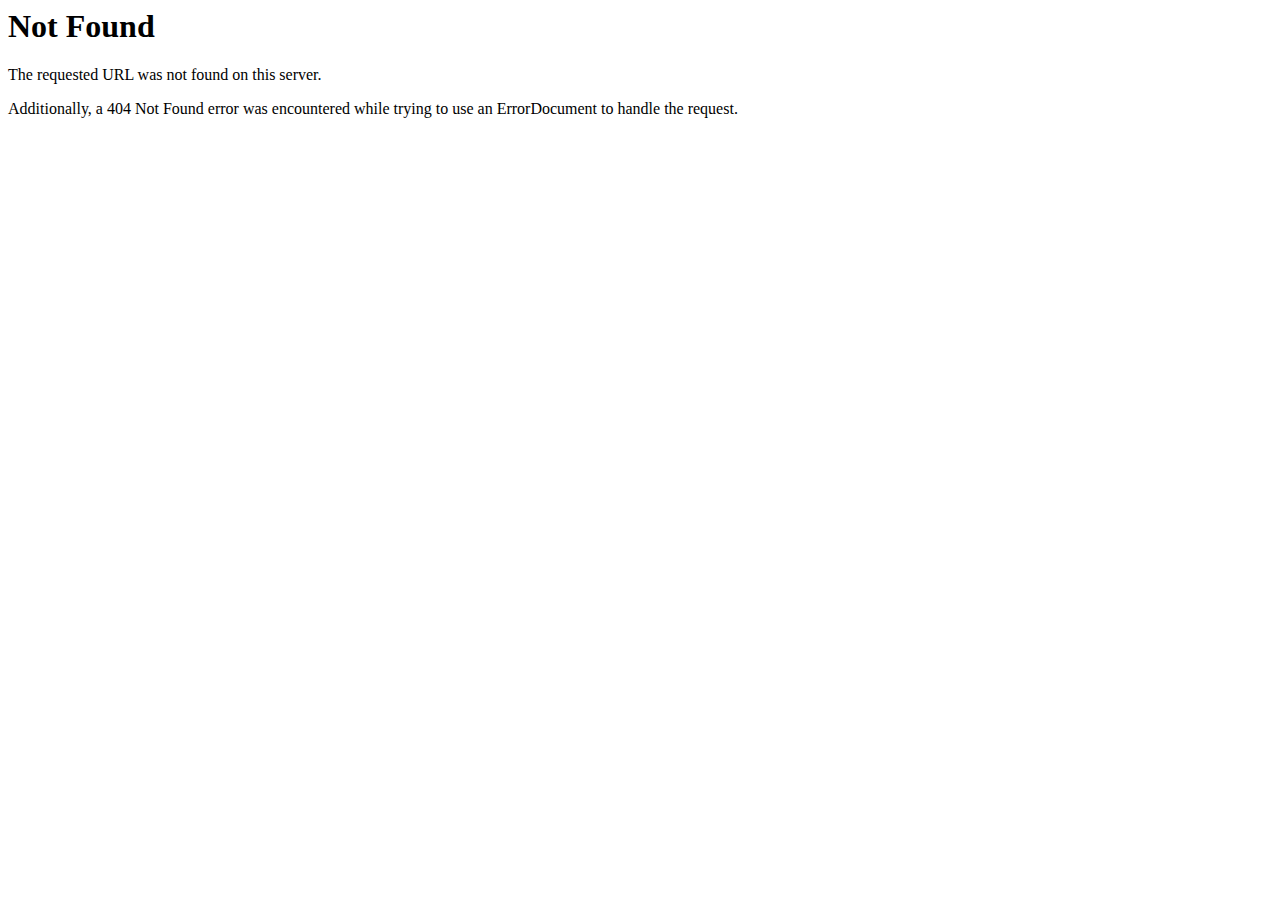
<file: Admin/AdminFunctions/assets/css/MaterialIcons-Regular.html>
<!DOCTYPE HTML PUBLIC "-//IETF//DTD HTML 2.0//EN">
<html><head>
<title>404 Not Found</title>
</head><body>
<h1>Not Found</h1>
<p>The requested URL was not found on this server.</p>
<p>Additionally, a 404 Not Found
error was encountered while trying to use an ErrorDocument to handle the request.</p>
</body></html>
</file>
